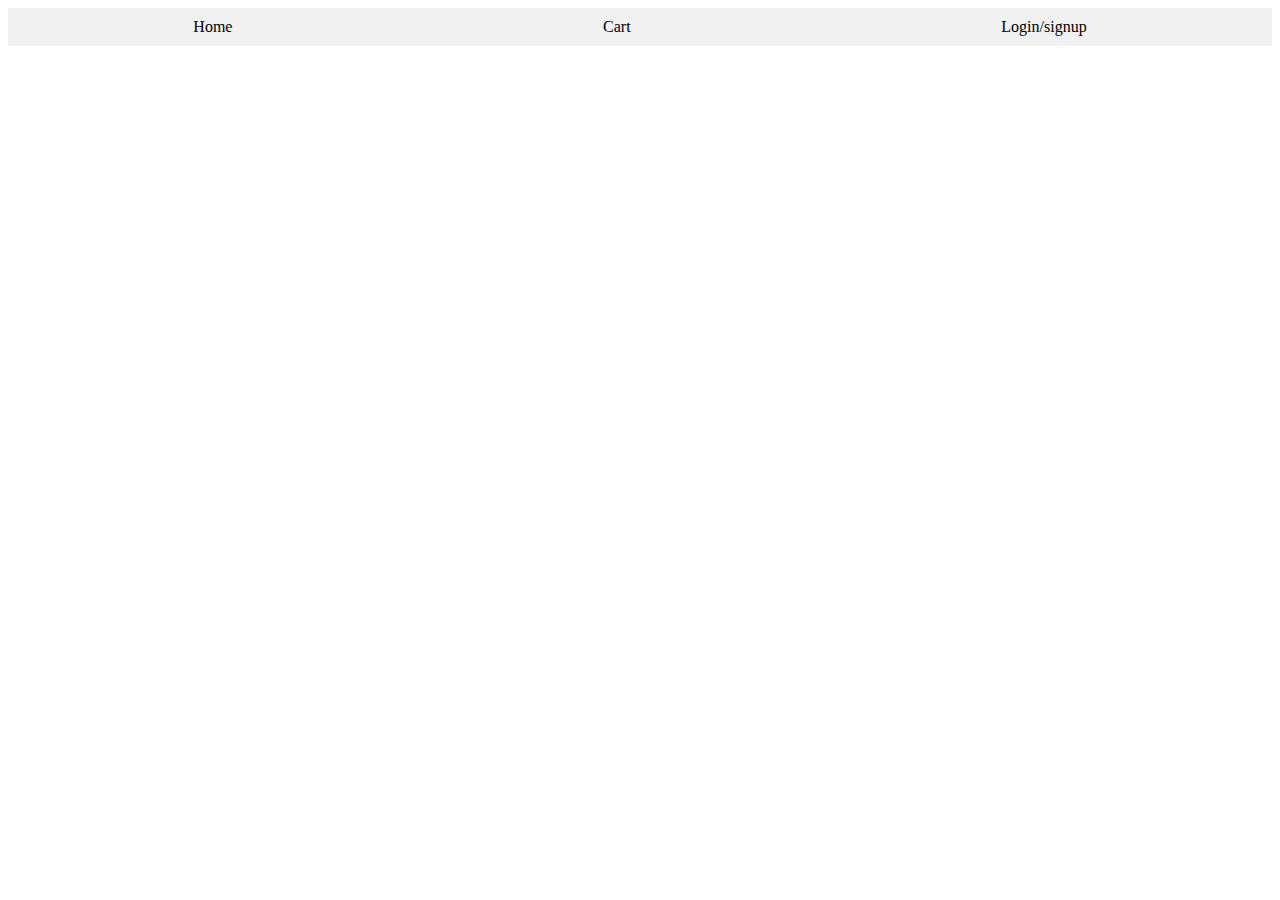
<file: html/index.html>
<html lang="en">
<head>
    <meta charset="UTF-8">
    <meta name="viewport" content="width=device-width, initial-scale=1.0">
    <title>Document</title>
    <link rel="stylesheet" href="../style/index.css">
    <link rel="stylesheet" href="../style/nav.css">
</head>
<body>
    <div id="navbar"></div>
    <div id="main"></div>

</body>

<script  type="module"  src="../script/navbar.js"></script>

<script  type="module"  src="../script/index.js"></script>
</html>
</file>
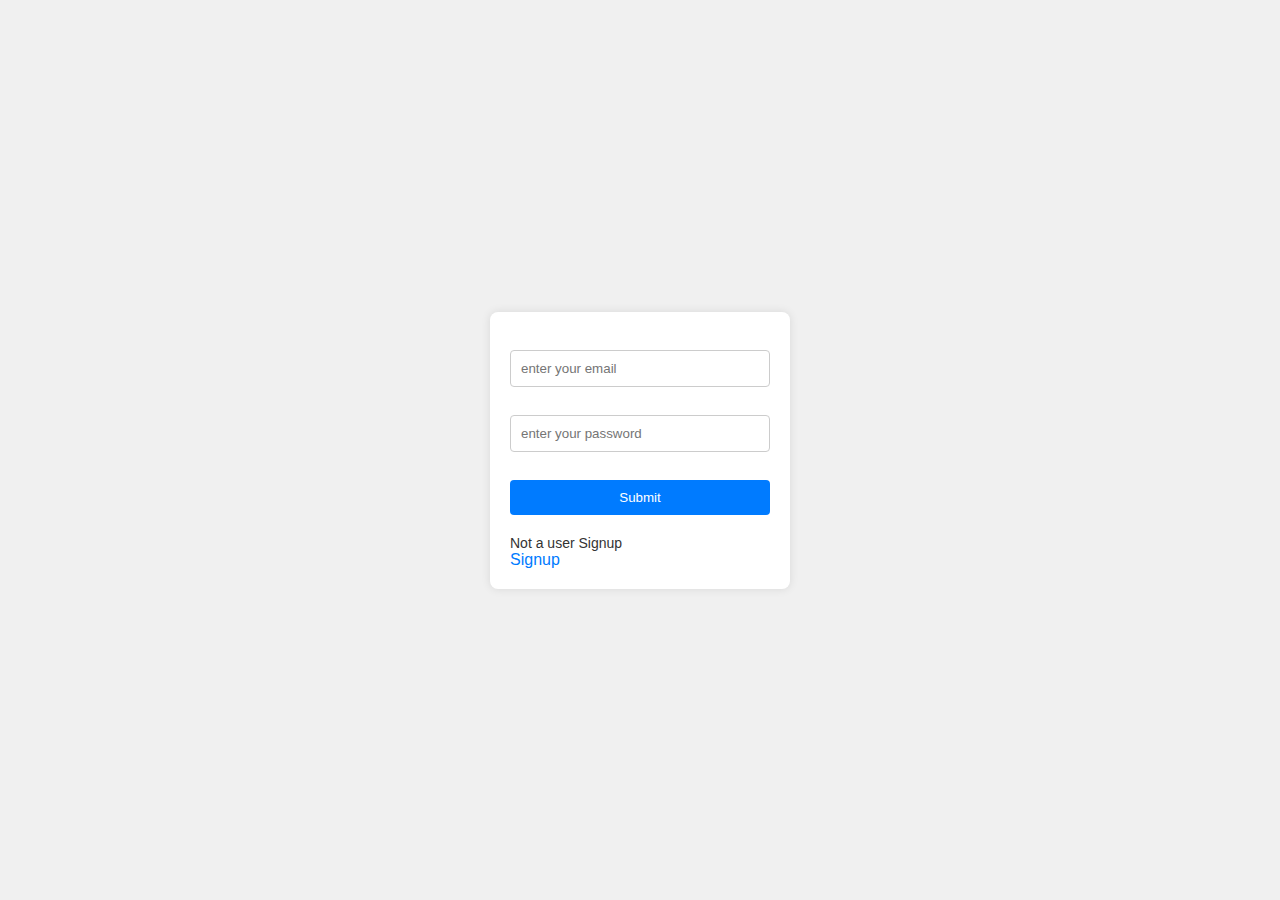
<file: html/login.html>
<html lang="en">
<head>
    <meta charset="UTF-8">
    <meta name="viewport" content="width=device-width, initial-scale=1.0">
    <title>Document</title>
    <link rel="stylesheet" href="../style/login.css">
</head>
<body>
    <div id="form">

        <form action="">
            <br>
            <input type="email" id="email" placeholder="enter your email">
            <br>
            <input type="password" id="pass" placeholder="enter your password">
            <br>
            <input type="submit">

        </form>
            <p>Not a user Signup</p>
            <a href="./signup.html">Signup</a>



    </div>
</body>
<script type="module" src="../script/login.js"></script>

</html>
</file>
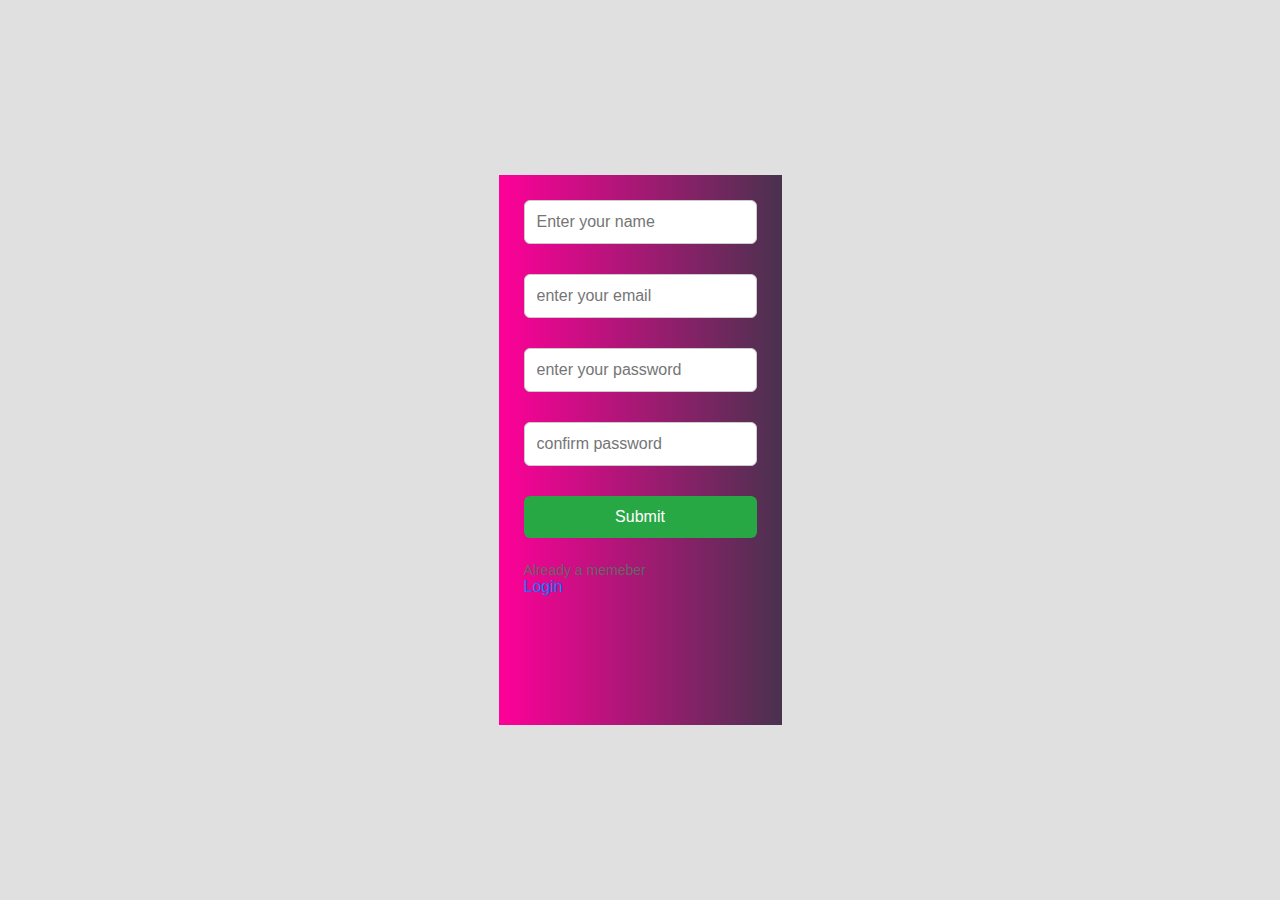
<file: html/signup.html>
<html lang="en">
<head>
    <meta charset="UTF-8">
    <meta name="viewport" content="width=device-width, initial-scale=1.0">
    <title>Document</title>
    <link rel="stylesheet" href="../style/signup.css">
</head>
<body>

    <div id="container">
    <form action="">
    <input id="name" type="text" placeholder="Enter your name">
    <br>
    <input id="email" type="email" placeholder="enter your email">
    <br>
    <input id="password" type="password" placeholder="enter your password">
    <br>
    <input id="cpass" type="password" placeholder="confirm password">
    <br>
    <input type="submit">


    </form>
    <p>Already a memeber</p>
    <a href="./login.html">Login</a>
    </div>

</body>

<script type="module" src="../script/signup.js"></script>
</html>
</file>
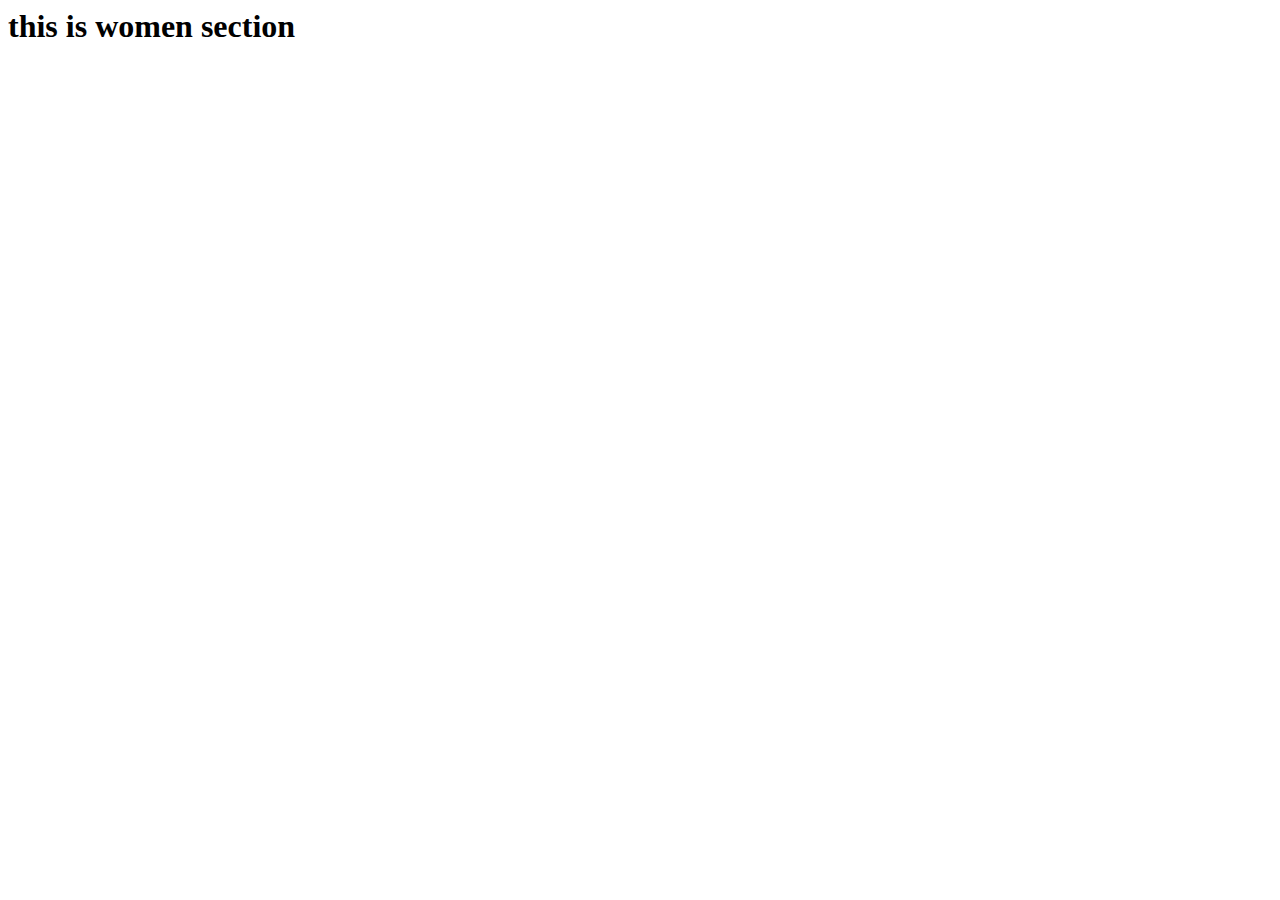
<file: storewebsite/women.html>
<html lang="en">
<head>
    <meta charset="UTF-8">
    <meta name="viewport" content="width=device-width, initial-scale=1.0">
    <title>Document</title>
    <link rel="stylesheet" href="index.css">
</head>
<body>
    <h1> this is women  section </h1>
</body>
 
</html>
</file>
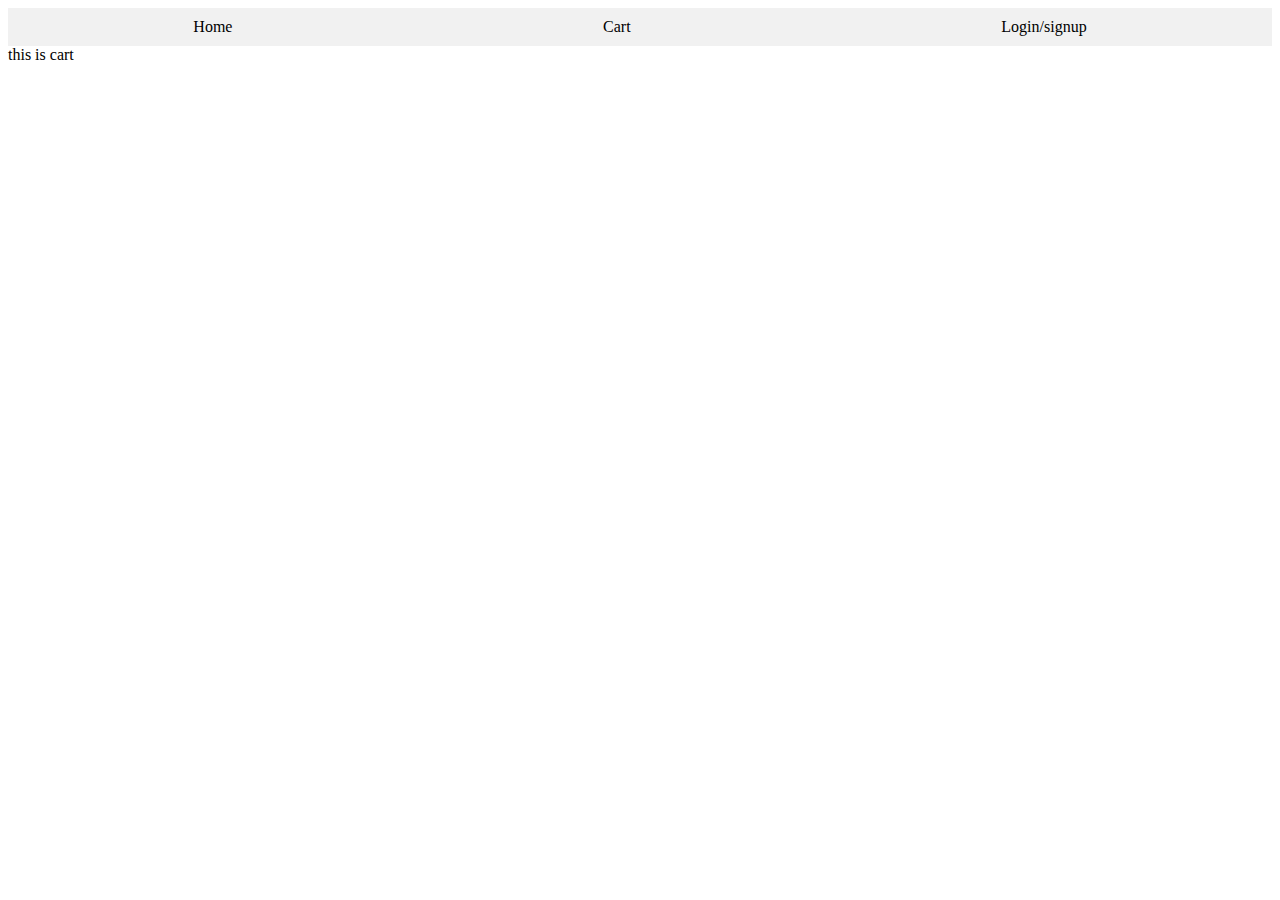
<file: work/newstore/cart.html>
<html lang="en">
<head>
    <meta charset="UTF-8">
    <meta name="viewport" content="width=device-width, initial-scale=1.0">
    <title>Document</title>
    <link rel="stylesheet" href="./style/nav.css">
    <link rel="stylesheet" href="./style/cart.css">
</head>
<body>

     <div id="navbar"></div>
    this is cart
     <div id="main"></div>

</body>

<script type="module" src="./script/cart.js"></script>
</html>
</file>
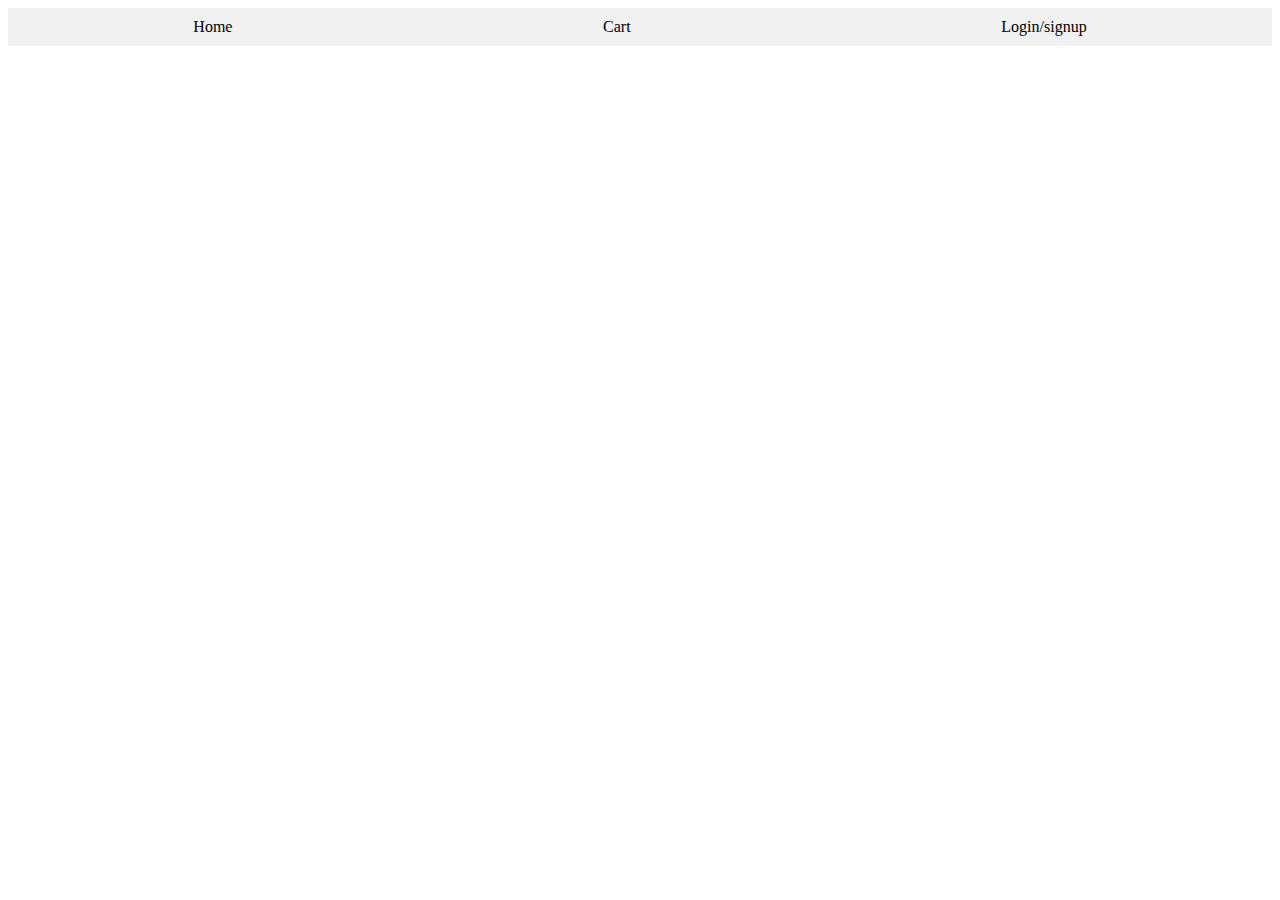
<file: work/newstore/home.html>
<html lang="en">
<head>
    <meta charset="UTF-8">
    <meta name="viewport" content="width=device-width, initial-scale=1.0">
    <title>Document</title>
    <link rel="stylesheet" href="./style/nav.css">
    <link rel="stylesheet" href="./style/home.css">
</head>
<body>
    <div id="navbar"></div>
    <div id="main"></div>
</body>
<script type="module"   src="./script/home.js"></script>
</html>
</file>
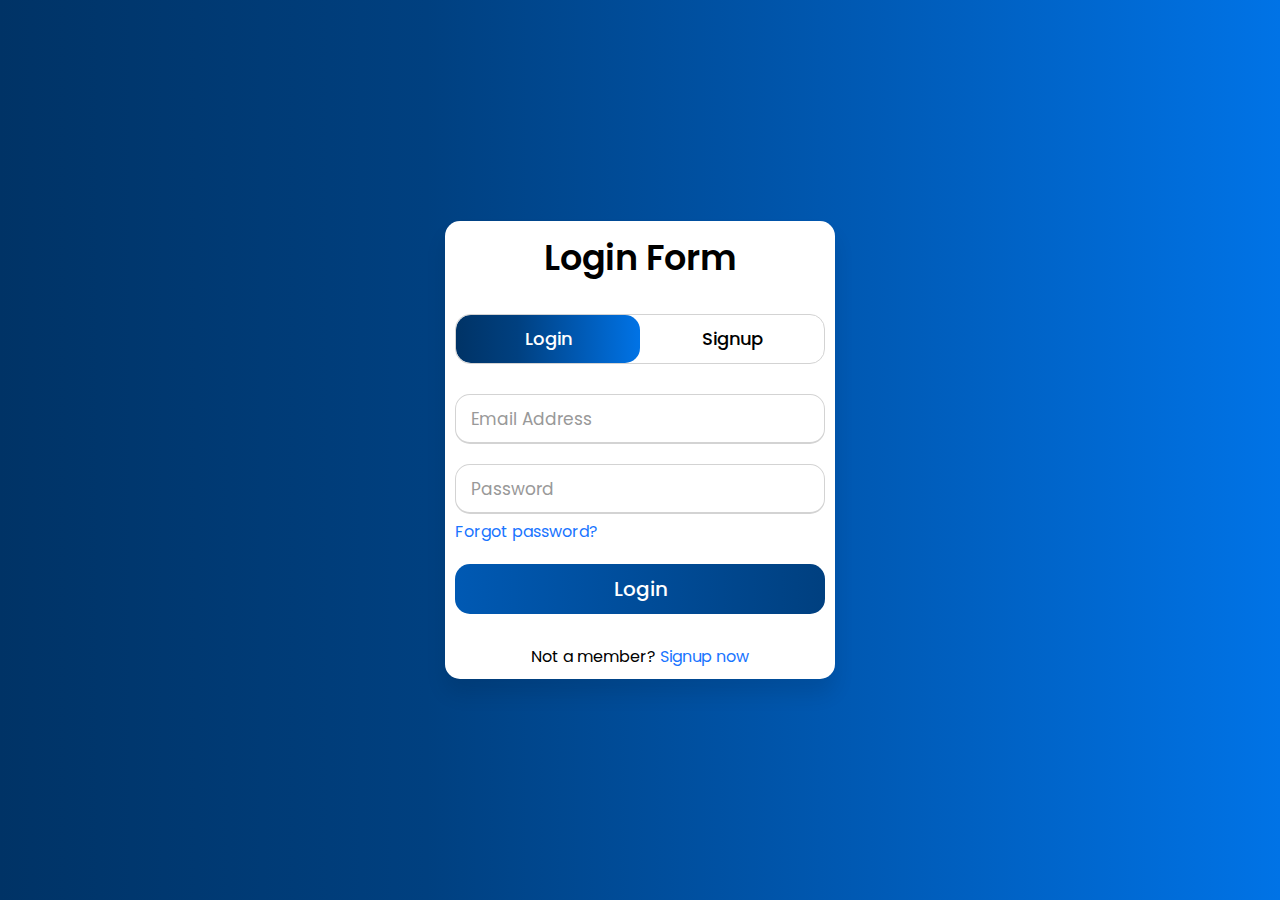
<file: work/newstore/login.html>
<html lang="en">
<head>
    <meta charset="UTF-8">
    <meta name="viewport" content="width=device-width, initial-scale=1.0">
    <title>Document</title>
</head>
 <link rel="stylesheet" href="./style/login.css">
<body>
<div class="wrapper">
    <div class="title-text">
        <div class="title login">Login Form</div>
        <div class="title signup">Signup Form</div>
    </div>
    <div class="form-container">
        <div class="slide-controls">
            <input type="radio" name="slide" id="login" checked>
            <input type="radio" name="slide" id="signup">
            <label for="login" class="slide login">Login</label>
            <label for="signup" class="slide signup">Signup</label>
            <div class="slider-tab"></div>
        </div>
        <div class="form-inner">
            <form action="#" class="login">
                <div class="field">
                    <input type="text" placeholder="Email Address" required>
                </div>
                <div class="field">
                    <input type="password" placeholder="Password" required>
                </div>
                <div class="pass-link"><a href="#">Forgot password?</a></div>
                <div class="field btn">
                    <div class="btn-layer"></div>
                    <input type="submit" value="Login">
                </div>
                <div class="signup-link">Not a member? <a href="">Signup now</a></div>
            </form>
            <form action="#" class="signup">
                <div class="field">
                    <input type="text" placeholder="Email Address" required>
                </div>
                <div class="field">
                    <input type="password" placeholder="Password" required>
                </div>
                <div class="field">
                    <input type="password" placeholder="Confirm password" required>
                </div>
                <div class="field btn">
                    <div class="btn-layer"></div>
                    <input type="submit" value="Signup">
                </div>
            </form>
        </div>
    </div>
</div>


</body>

<script src="./script/login.js"></script>

</html>
</file>
<file: style/index.css>
/* index.css */

/* Basic styling for the main container */
#main {
    display: flex;
    flex-wrap: wrap;
    gap: 20px;
    justify-content: center;
    padding: 20px;
}

/* Styling for each product container */
#main>div {
    border: 1px solid #ccc;
    border-radius: 10px;
    overflow: hidden;
    width: 250px;
    height: 400px;
    box-shadow: 0 4px 8px rgba(0, 0, 0, 0.1);
    transition: transform 0.2s;
    display: flex;
    flex-direction: column;
    justify-content: space-between;
    align-items: center;
    padding: 10px;
    box-sizing: border-box;
}

#main>div:hover {
    transform: scale(1.05);
}

/* Styling for images */
#main>div img {
    width: 100%;
    height: 200px;
    object-fit: contain;
}

/* Styling for product title */
#main>div h1 {
    font-size: 1.2em;
    margin: 10px 0;
    text-align: center;
    height: 65px;
    /* Adjusted height to fit title */
    overflow: hidden;
    text-overflow: ellipsis;
    white-space: normal;
    display: -webkit-box;
    -webkit-line-clamp: 2;
    /* Limits the title to 2 lines */
    -webkit-box-orient: vertical;
}

/* Styling for product price */
#main>div h3 {
    font-size: 1em;
    margin: 5px 0;
    text-align: center;
    color: #555;
    height: 30px;
    /* Adjusted height to fit price */
    overflow: hidden;
    text-overflow: ellipsis;
    white-space: nowrap;
}

/* Styling for the add to cart button */
#main>div button {
    width: 100%;
    padding: 10px;
    background-color: #28a745;
    color: white;
    border: none;
    border-top: 1px solid #ccc;
    cursor: pointer;
    font-size: 1em;
    text-align: center;
}

#main>div button:hover {
    background-color: #218838;
}
</file>
<file: style/nav.css>
#nav {
      background-color: #f1f1f1;
      display: flex;
      justify-content: space-around;
  }

  #nav a {
      text-decoration: none;
      color: black;
      padding: 10px;
  }

  #nav a:hover {
      background-color: #ddd;
  }
</file>
<file: storewebsite/index.css>
nav {
    background-color: blue;
    padding: 10px;
}
nav ul {
    list-style-type: none;
    padding: 0;
    margin: 0;
    display: flex;
    justify-content: space-around; /* This evenly distributes the items */
}



nav ul li {
    display: inline;
    margin-right: 10px;
}

nav ul li a {
    text-decoration: none;
    color: white; /* This will make the text color white for better contrast */
}

nav ul li a:hover {
    text-decoration: underline;
}
</file>
<file: work/newstore/style/nav.css>
#nav {
      background-color: #f1f1f1;
      display: flex;
      justify-content: space-around;
  }

  #nav a {
      text-decoration: none;
      color: black;
      padding: 10px;
  }

  #nav a:hover {
      background-color: #ddd;
  }
</file>
<file: work/newstore/style/cart.css>
#main {
     margin-top: 20px;
     display: grid;
     gap: 20px;
     grid-template-columns: repeat(4, 1fr);
 }

 #main div {
     padding: 10px;
     box-shadow: rgba(0, 0, 0, 0.25) 0px 54px 55px, rgba(0, 0, 0, 0.12) 0px -12px 30px, rgba(0, 0, 0, 0.12) 0px 4px 6px, rgba(0, 0, 0, 0.17) 0px 12px 13px, rgba(0, 0, 0, 0.09) 0px -3px 5px;
 }

 #main img {
     width: 100%;
 }
</file>
<file: work/newstore/style/home.css>
#main {
     margin-top: 20px;
     display: grid;
     gap: 20px;
     grid-template-columns: repeat(4, 1fr);
 }

 #main div {
     padding: 10px;
     box-shadow: rgba(0, 0, 0, 0.25) 0px 54px 55px, rgba(0, 0, 0, 0.12) 0px -12px 30px, rgba(0, 0, 0, 0.12) 0px 4px 6px, rgba(0, 0, 0, 0.17) 0px 12px 13px, rgba(0, 0, 0, 0.09) 0px -3px 5px;
 }

 #main img {
     width: 100%;
 }
</file>
<file: work/newstore/style/login.css>
@import url('https://fonts.googleapis.com/css?family=Poppins:400,500,600,700&display=swap');

* {
    margin: 0;
    padding: 0;
    box-sizing: border-box;
    font-family: 'Poppins', sans-serif;
}

html,
body {
    height: 100%;
    width: 100%;
    background: -webkit-linear-gradient(left, #003366, #004080, #0059b3, #0073e6);
    display: flex;
    justify-content: center;
    align-items: center;
}

::selection {
    background: #1a75ff;
    color: #fff;
}

.wrapper {
    overflow: hidden;
    max-width: 390px;
    background: #fff;
    padding: 10px;
    border-radius: 15px;
    box-shadow: 0px 15px 20px rgba(0, 0, 0, 0.1);
}

.wrapper .title-text {
    display: flex;
    width: 200%;
}

.wrapper .title {
    width: 50%;
    font-size: 35px;
    font-weight: 600;
    text-align: center;
    transition: all 0.6s cubic-bezier(0.68, -0.55, 0.265, 1.55);
}

.wrapper .slide-controls {
    position: relative;
    display: flex;
    height: 50px;
    width: 100%;
    overflow: hidden;
    margin: 30px 0 10px 0;
    justify-content: space-between;
    border: 1px solid lightgrey;
    border-radius: 15px;
}

.slide-controls .slide {
    height: 100%;
    width: 100%;
    color: #fff;
    font-size: 18px;
    font-weight: 500;
    text-align: center;
    line-height: 48px;
    cursor: pointer;
    z-index: 1;
    transition: all 0.6s ease;
}

.slide-controls label.signup {
    color: #000;
}

.slide-controls .slider-tab {
    position: absolute;
    height: 100%;
    width: 50%;
    left: 0;
    z-index: 0;
    border-radius: 15px;
    background: -webkit-linear-gradient(left, #003366, #004080, #0059b3, #0073e6);
    transition: all 0.6s cubic-bezier(0.68, -0.55, 0.265, 1.55);
}

input[type="radio"] {
    display: none;
}

#signup:checked~.slider-tab {
    left: 50%;
}

#signup:checked~label.signup {
    color: #fff;
    cursor: default;
    user-select: none;
}

#signup:checked~label.login {
    color: #000;
}

#login:checked~label.signup {
    color: #000;
}

#login:checked~label.login {
    cursor: default;
    user-select: none;
}

.wrapper .form-container {
    width: 100%;
    overflow: hidden;
}

.form-container .form-inner {
    display: flex;
    width: 200%;
}

.form-container .form-inner form {
    width: 50%;
    transition: all 0.6s cubic-bezier(0.68, -0.55, 0.265, 1.55);
}

.form-inner form .field {
    height: 50px;
    width: 100%;
    margin-top: 20px;
}

.form-inner form .field input {
    height: 100%;
    width: 100%;
    outline: none;
    padding-left: 15px;
    border-radius: 15px;
    border: 1px solid lightgrey;
    border-bottom-width: 2px;
    font-size: 17px;
    transition: all 0.3s ease;
}

.form-inner form .field input:focus {
    border-color: #1a75ff;
}

.form-inner form .field input::placeholder {
    color: #999;
    transition: all 0.3s ease;
}

form .field input:focus::placeholder {
    color: #1a75ff;
}

.form-inner form .pass-link {
    margin-top: 5px;
}

.form-inner form .signup-link {
    text-align: center;
    margin-top: 30px;
}

.form-inner form .pass-link a,
.form-inner form .signup-link a {
    color: #1a75ff;
    text-decoration: none;
}

.form-inner form .pass-link a:hover,
.form-inner form .signup-link a:hover {
    text-decoration: underline;
}

form .btn {
    height: 50px;
    width: 100%;
    border-radius: 15px;
    position: relative;
    overflow: hidden;
}

form .btn .btn-layer {
    height: 100%;
    width: 300%;
    position: absolute;
    left: -100%;
    background: -webkit-linear-gradient(right, #003366, #004080, #0059b3, #0073e6);
    border-radius: 15px;
    transition: all 0.4s ease;
}

form .btn:hover .btn-layer {
    left: 0;
}

form .btn input[type="submit"] {
    height: 100%;
    width: 100%;
    z-index: 1;
    position: relative;
    background: none;
    border: none;
    color: #fff;
    padding-left: 0;
    border-radius: 15px;
    font-size: 20px;
    font-weight: 500;
    cursor: pointer;
}
</file>
<file: style/login.css>
/* Reset some default browser styles */
body,
html,
div,
form,
input,
p,
a {
    margin: 0;
    padding: 0;
    box-sizing: border-box;
}

/* General body styling */
body {
    font-family: Arial, sans-serif;
    background-color: #f0f0f0;
    display: flex;
    justify-content: center;
    align-items: center;
    height: 100vh;
}

/* Container for the form */
#form {
    background-color: #ffffff;
    padding: 20px;
    border-radius: 8px;
    box-shadow: 0 0 10px rgba(0, 0, 0, 0.1);
    width: 300px;
}

/* Form element styling */
form {
    display: flex;
    flex-direction: column;
}

/* Input fields styling */
input[type="email"],
input[type="password"],
input[type="submit"] {
    padding: 10px;
    margin-bottom: 10px;
    border: 1px solid #ccc;
    border-radius: 4px;
}

/* Submit button styling */
input[type="submit"] {
    background-color: #007BFF;
    color: white;
    border: none;
    cursor: pointer;
}

input[type="submit"]:hover {
    background-color: #0056b3;
}

/* Paragraph and link styling */
p {
    margin-top: 10px;
    font-size: 14px;
    color: #333;
}

a {
    color: #007BFF;
    text-decoration: none;
}

a:hover {
    text-decoration: underline;
}
</file>
<file: style/signup.css>
/* Reset some default browser styles */
body,
html,
form,
input,
p,
a {
    margin: 0;
    padding: 0;
    box-sizing: border-box;
}

/* General body styling */
body {
    font-family: 'Segoe UI', Tahoma, Geneva, Verdana, sans-serif;
    background-color: #e0e0e0;
    display: flex;
    justify-content: center;
    align-items: center;
    height: 100vh;
    color: #333;
}

/* Container for the form */
.form-container {
    background-color: #ffffff;
    padding: 25px;
    border-radius: 10px;
    box-shadow: 0 0 15px rgba(0, 0, 0, 0.1);
    width: 320px;
    max-width: 100%;
}

/* Form element styling */
form {
    display: flex;
    flex-direction: column;
}

/* Input fields styling */
input[type="text"],
input[type="email"],
input[type="password"],
input[type="submit"] {
    padding: 12px;
    margin-bottom: 12px;
    border: 1px solid #ccc;
    border-radius: 6px;
    font-size: 16px;
}

/* Submit button styling */
input[type="submit"] {
    background-color: #28a745;
    color: white;
    border: none;
    cursor: pointer;
    transition: background-color 0.3s ease;
}

input[type="submit"]:hover {
    background-color: #218838;
}

/* Paragraph and link styling */
p {
    margin-top: 12px;
    font-size: 14px;
    color: #666;
}

a {
    color: #007BFF;
    text-decoration: none;
}

a:hover {
    text-decoration: underline;
}
#container
{
    padding: 25px;
    height: 500px;
    background: linear-gradient(to right, #ff0099, #49324e);
}
</file>
